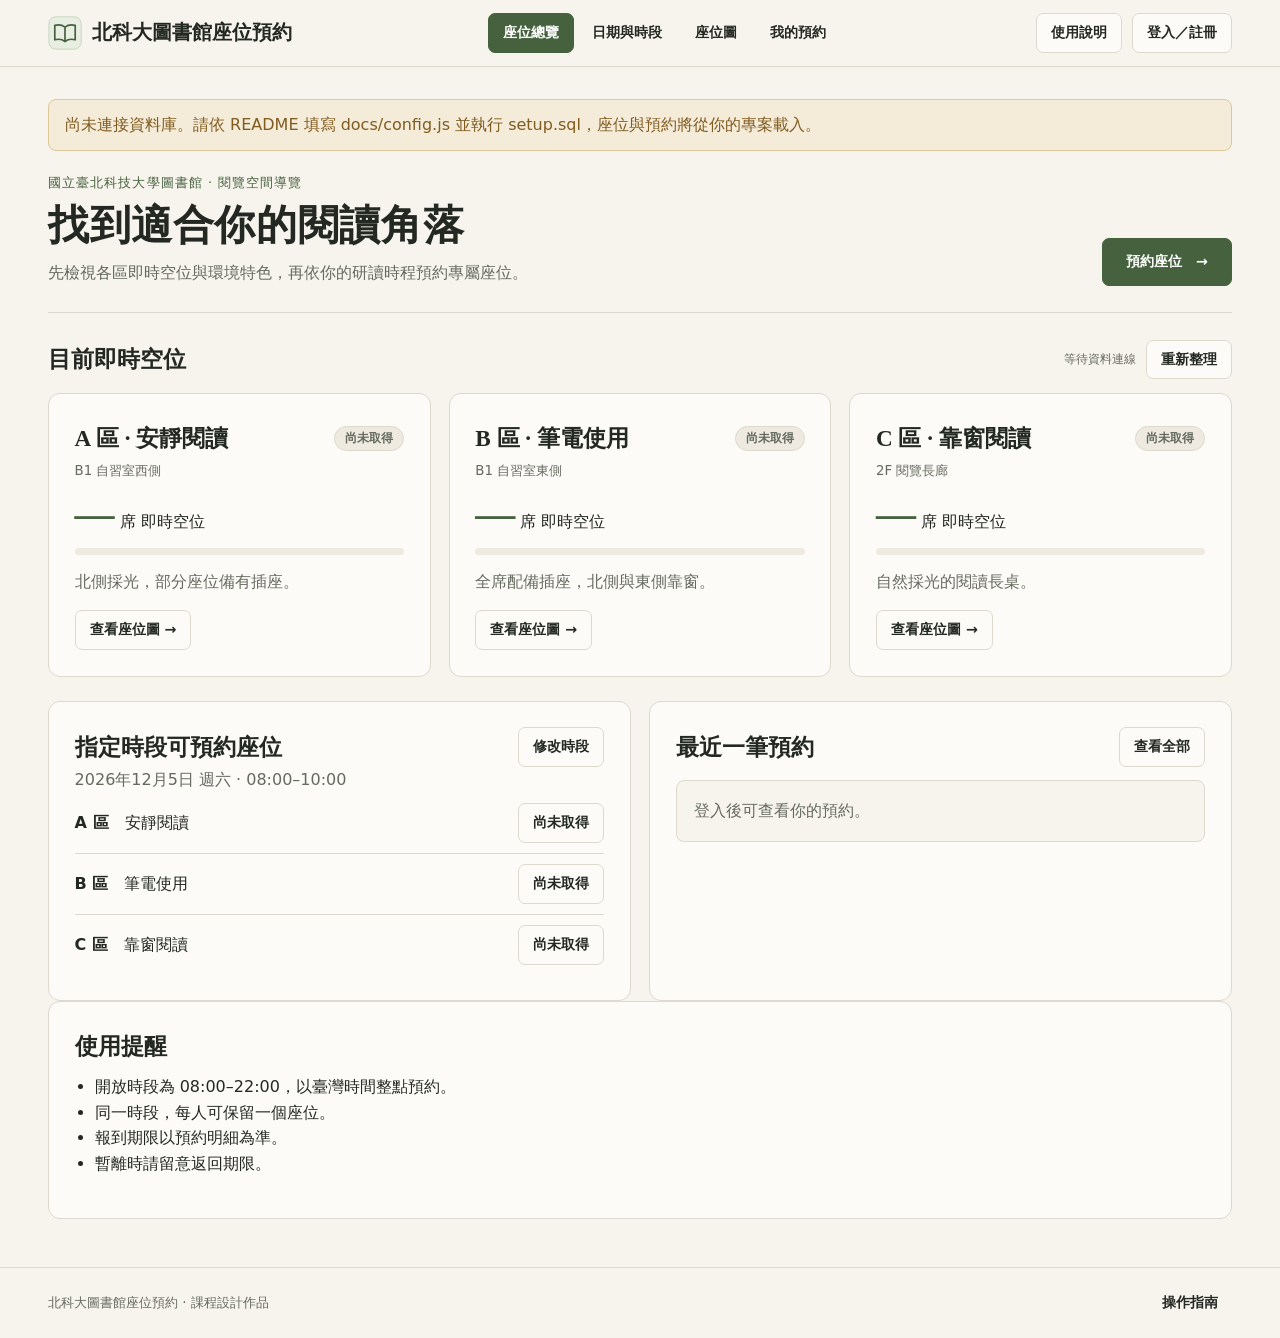
<file: NTUT-Library-Seats-Pages-Supabase/docs/index.html>
<!doctype html>
<html lang="zh-Hant"><head><meta charset="utf-8"><meta name="viewport" content="width=device-width,initial-scale=1">
<title>北科大圖書館座位預約</title><meta name="description" content="查詢閱覽區空位、選擇時段與座位，管理個人預約。">
<meta name="referrer" content="no-referrer"><link rel="icon" href="./book.svg" type="image/svg+xml"><link rel="stylesheet" href="./style.css">
<script type="module" src="./app.js"></script></head><body>
<a href="#content" class="skip">跳至主要內容</a>
<header><div class="shell header"><a class="brand" href="#dashboard"><img src="./book.svg" alt="" width="34" height="34">北科大圖書館座位預約</a>
<nav aria-label="主要導覽"><a href="#dashboard">座位總覽</a><a href="#calendar">日期與時段</a><a href="#seatmap">座位圖</a><a href="#bookings">我的預約<span id="count"></span></a></nav>
<div class="actions"><button data-do="guide">使用說明</button><button data-do="account" id="account">登入／註冊</button></div></div></header>
<main class="shell" id="content" tabindex="-1"><noscript>請開啟 JavaScript 以查詢及預約座位。</noscript><div id="connection" role="status"></div><div id="view"></div></main>
<footer><div class="shell foot"><span>北科大圖書館座位預約 · 課程設計作品</span><button data-do="guide">操作指南</button></div></footer>
<dialog id="dialog" aria-labelledby="dialog-title"><div class="dialog-top"><h2 id="dialog-title"></h2><button data-do="close" aria-label="關閉">×</button></div><div id="dialog-body"></div><p id="dialog-error" role="alert"></p></dialog>
<div id="toast" role="status" aria-live="polite"></div></body></html>
</file>
<file: NTUT-Library-Seats-Pages-Supabase/docs/style.css>
*{box-sizing:border-box} :root{--paper:#f7f4ed;--card:#fcfbf7;--pale:#efeae0;--ink:#242822;--muted:#656a5f;--line:#ded9cd;--green:#46613e;--mint:#e8efe2;--edge:#c3d2ba;--gold:#805c20;--cream:#f4ebd8;--serif:"Noto Serif TC","PMingLiU","Songti TC",Georgia,serif;font-family:"Noto Sans TC","Microsoft JhengHei","PingFang TC",system-ui,sans-serif;color:var(--ink);background:var(--paper);font-variant-numeric:tabular-nums}
body{margin:0;min-height:100vh;display:flex;flex-direction:column;line-height:1.6}
.shell{width:min(100%,1440px);margin-inline:auto;padding-inline:clamp(16px,4vw,48px)} main{flex:1;padding-block:32px 48px}
h1,h2,h3,.brand,.number{font-family:var(--serif)}h1,h2,h3,p{margin:0}h1{font-size:clamp(1.85rem,3.2vw,2.6rem);letter-spacing:.015em;line-height:1.25}h2{font-size:1.45rem}h3{font-size:1.17rem}
button,a,input,select{font:inherit}button,.btn,nav a{cursor:pointer;border:1px solid var(--line);border-radius:7px;background:var(--card);color:var(--ink);text-decoration:none;font-weight:600;font-size:.89rem;line-height:1.4;padding:9px 14px}
button:hover:not(:disabled),.btn:hover,nav a:hover{background:var(--pale)}button:disabled{opacity:.48;cursor:not-allowed}
:focus-visible{outline:3px solid var(--green);outline-offset:3px}.primary,.primary:hover:not(:disabled),nav a[aria-current=page],.btn.primary:hover{background:var(--green);color:white;border-color:var(--green)}.primary:hover:not(:disabled){background:#364e2f}
header{position:sticky;top:0;z-index:3;background:#f7f4edf7;border-bottom:1px solid var(--line)}.header,.actions,.flex,.foot,.dialog-top,.row,.tabs,.legend{display:flex;gap:10px;align-items:center}.header,.foot,.row,.dialog-top{justify-content:space-between}.header{padding-block:13px}.brand{display:flex;gap:10px;align-items:center;color:inherit;text-decoration:none;font-weight:bold;font-size:1.23rem;white-space:nowrap}nav{display:flex;gap:3px}nav a{border-color:transparent;background:none;white-space:nowrap}.actions{flex-wrap:wrap}#account{max-width:210px;overflow:hidden;text-overflow:ellipsis;white-space:nowrap}
.hero{padding:8px 0 26px;border-bottom:1px solid var(--line);margin-bottom:27px;display:flex;align-items:end;justify-content:space-between;gap:16px}.hero .primary{padding:13px 23px}.eyebrow,.muted,small{color:var(--muted)}.eyebrow{color:var(--green);font-size:.79rem;letter-spacing:.085em;margin-bottom:7px}.intro{margin-top:9px;color:var(--muted)}
section+section{margin-top:22px}.cards,.columns,.twocol,.guides{display:grid;gap:18px}.cards{grid-template-columns:repeat(3,minmax(0,1fr));margin:14px 0 24px}.columns{grid-template-columns:minmax(0,1.85fr) minmax(250px,1fr);align-items:start}.twocol,.guides{grid-template-columns:repeat(2,minmax(0,1fr))}.card{background:var(--card);border:1px solid var(--line);border-radius:12px;padding:clamp(16px,2vw,27px)}.card h2+*,.card h3+*{margin-top:9px}.card .row h2+*{margin-top:0}.card>.btn,.card>button{margin-top:16px}.subtle,.empty{padding:17px;background:var(--paper);border:1px solid var(--line);border-radius:8px;margin:13px 0;color:var(--muted)}.tag{display:inline-block;background:var(--mint);color:var(--green);border:1px solid var(--edge);border-radius:20px;padding:2px 10px;font-size:.77rem;font-weight:700}.tag.grey{background:var(--pale);border-color:var(--line);color:var(--muted)}.tag.gold,.notice{background:var(--cream);color:var(--gold);border-color:#dec79b}.notice{padding:12px 16px;border:1px solid #dec79b;border-radius:8px;margin-bottom:14px}
.number{font-size:2.5rem;color:var(--green);line-height:1.2}.meter{height:7px;background:var(--pale);border-radius:6px;overflow:hidden;margin:10px 0 14px}.meter i{display:block;height:100%;background:#809575}.line,.listline{border-bottom:1px solid var(--line);padding:10px 0}.listline{display:flex;justify-content:space-between;gap:10px;align-items:center}.listline:last-child{border:0}.tabs,.flex,.row,.legend{flex-wrap:wrap}.tabs button[aria-pressed=true],button[aria-pressed=true]{background:var(--mint);border-color:var(--green);color:var(--green)}
.calendar{display:grid;grid-template-columns:repeat(7,minmax(0,1fr));gap:5px;text-align:center;margin:15px 0}.weekday{font-size:.8rem;color:var(--muted)}.day{padding:8px 2px;min-height:45px}.day small{display:block;font-size:.65rem}.day[aria-pressed=true]{color:white;background:var(--green)}.timefields{display:flex;gap:16px}.timefields label{flex:1}label{display:block;font-weight:600;font-size:.9rem}input,select{display:block;border:1px solid #c9c2b2;border-radius:7px;padding:10px;background:var(--card);color:var(--ink);width:100%;margin:5px 0 13px}
.steps{display:flex;gap:12px;color:var(--muted);font-size:.8rem;margin-bottom:17px}.steps b{color:var(--green)}.map-scroll{overflow-x:auto;background:var(--paper);border:1px solid var(--line);border-radius:8px;padding:22px 16px;margin:14px 0}.plan{position:relative;background:#faf7f0;border:2px solid #aaa393;border-radius:7px;padding:30px 16px 18px;margin:auto}.plan:before{content:"北側採光窗戶";position:absolute;top:-12px;left:12%;width:76%;background:#e4f0f5;border:1px solid #91abb7;text-align:center;font-size:.75rem;color:#355a6d}.east{position:absolute;right:-8px;top:25%;writing-mode:vertical-rl;background:#e4f0f5;color:#355a6d;font-size:.7rem}.desks{display:grid;grid-template-columns:repeat(3,minmax(0,1fr));gap:14px}.pair{display:grid;grid-template-columns:1fr 1fr;gap:4px;padding:5px;background:#efe7d6;border:1px solid #d6cdb8;border-radius:7px}.seat{padding:7px 2px;background:var(--mint);border-color:var(--edge);color:var(--green);font-size:.78rem}.seat small{display:block;font-size:.65rem;color:inherit}.seat[aria-pressed=true]{background:var(--green);color:#fff}.seat:disabled{opacity:1;background:#e9e6dd;color:#5c5b53;border-color:#cfcbc0}.seat.filtered{opacity:.32}.corridor{grid-column:1 / -1;text-align:center;border-block:1px dashed var(--line);color:var(--muted);font-size:.72rem}.entrance{color:var(--muted);font-size:.75rem;text-align:center;margin-top:15px}.legend{font-size:.8rem;color:var(--muted)}.legend span:first-child{color:var(--green)}
.big-seat{color:var(--green);font-size:2.4rem;font-family:var(--serif)}.receipt{margin:13px 0;padding:17px;border:1px solid var(--line);border-radius:8px}.receipt p,.details{margin:7px 0}.receipt .flex{margin-top:10px}.danger{color:#944e38}.foot{border-top:1px solid var(--line);font-size:.83rem;color:var(--muted);padding-block:16px}.foot button{background:none;border:0}
dialog{width:min(530px,calc(100% - 26px));max-height:90vh;overflow:auto;border:1px solid var(--line);border-radius:12px;background:var(--card);color:var(--ink);padding:24px;box-shadow:0 18px 70px #282b222e}dialog::backdrop{background:#262c235e}.dialog-top{padding-bottom:12px;border-bottom:1px solid var(--line);margin-bottom:16px}.dialog-top button{font-size:1.2rem}#dialog-error{color:#9c392c;margin-top:8px}.dialog-actions{display:flex;justify-content:flex-end;gap:10px;margin-top:20px}#toast:not(:empty){position:fixed;bottom:20px;right:20px;max-width:min(85vw,450px);padding:12px 18px;background:var(--ink);color:white;border-radius:8px;z-index:5}.skip{position:fixed;left:8px;top:-80px;z-index:6}.skip:focus{top:8px}.rulelist{padding-left:20px}.sync{font-size:.78rem;color:var(--muted)}
@media(max-width:950px){.header{flex-wrap:wrap}.header nav{order:3;width:100%;justify-content:center}.columns{grid-template-columns:minmax(0,1.6fr) minmax(220px,1fr)}}
@media(max-width:720px){.cards,.columns,.twocol,.guides{grid-template-columns:1fr}.hero{align-items:start;flex-direction:column}.header{gap:5px;padding-block:8px}.brand{font-size:1rem;gap:5px}.brand img{width:27px}.actions{gap:4px}.actions button{font-size:.76rem;padding:7px}.header nav a{padding:7px 5px;font-size:.82rem;flex:1;text-align:center}.header nav{gap:0}#account{max-width:105px}.foot{align-items:start}.row{gap:7px}main{padding-top:20px}.cards{gap:10px}.calendar{gap:3px}}

.columns>*,.twocol>*,.cards>*{min-width:0}
</file>
